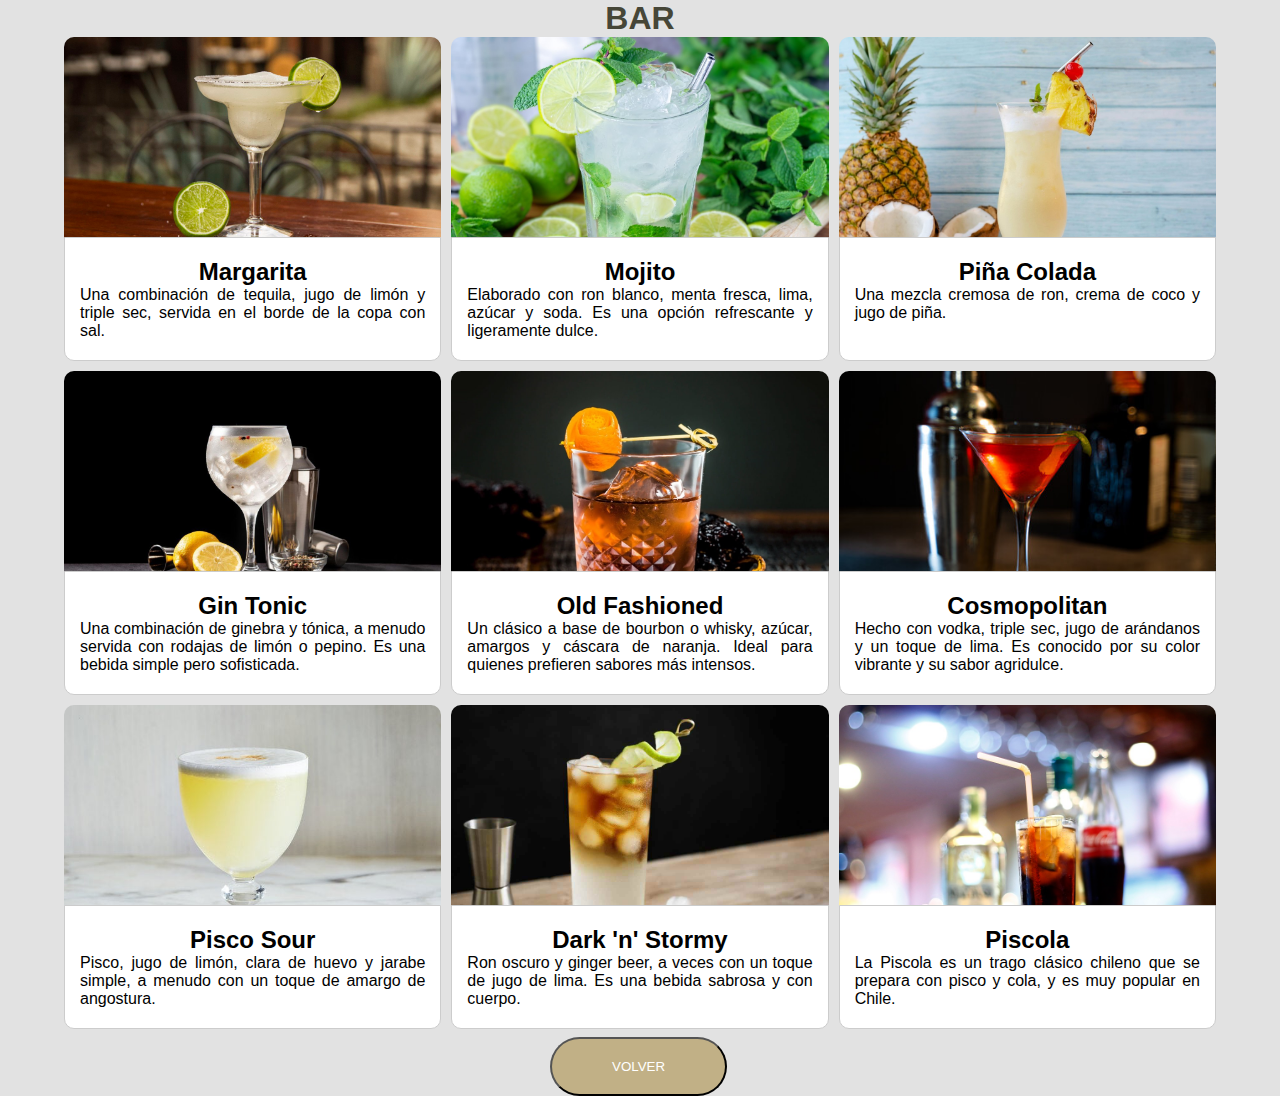
<file: hotel2/bar.html>
<!DOCTYPE html>
<html lang="en">
<head>
    <title>hotel buena ventura</title>
    <meta charset="UTF-8">
    <meta http-equiv="X-UA-Compatible" content="IE=edge">
    <meta name="viewport" content="width=device-width, initial-scale=1.0">
    <link rel="stylesheet" href="css/chefs.css">
    
</head>
<body>
    <h1>BAR</h1>
    <div class="contenedor">
        <div class="card">
            <div class="card-header">
                <img src="images/margarita.jpg" alt="chef1">
            </div>
            <div class="card-body">
                <h2 class="card-title">Margarita</h2>
                <p class="card-description">
                    Una combinación de tequila, jugo de limón y triple sec, servida en el borde de la copa con sal. 
                </p>
                
            </div>
        </div>
       
        
        <div class="card">
            <div class="card-header">
                <img src="images/mojito.jpg" alt="ravioli">
            </div>
            <div class="card-body">
                <h2 class="card-title">Mojito</h2>
                <p class="card-description">
                    Elaborado con ron blanco, menta fresca, lima, azúcar y soda. Es una opción refrescante y ligeramente dulce.
                </p>
                
            </div>
        </div>
            
        <div class="card">
            <div class="card-header">
                <img src="images/pina-colada.jpg" alt="Lasaña">
            </div>
            <div class="card-body">
                <h2 class="card-title">Piña Colada</h2>
                <p class="card-description">
                    Una mezcla cremosa de ron, crema de coco y jugo de piña.
                </p>
                
            </div>
        </div>
        
        <div class="card">
            <div class="card-header">
                <img src="images/gin-tonicjpg.jpg" alt="risotto">
            </div>
            <div class="card-body">
                <h2 class="card-title">Gin Tonic</h2>
                <p class="card-description">
                    Una combinación de ginebra y tónica, a menudo servida con rodajas de limón o pepino. Es una bebida simple pero sofisticada.
                </p>
                
            </div>
        </div>
        
        <div class="card">
            <div class="card-header">
                <img src="images/old.jpg" alt="spageti">
            </div>
            <div class="card-body">
                <h2 class="card-title">Old Fashioned</h2>
                <p class="card-description">
                    Un clásico a base de bourbon o whisky, azúcar, amargos y cáscara de naranja. Ideal para quienes prefieren sabores más intensos.
                </p>
                
            </div>
        </div>
        
        <div class="card">
            <div class="card-header">
                <img src="images/cosmo.jpeg" alt="Tiramisú">
            </div>
            <div class="card-body">
                <h2 class="card-title">Cosmopolitan</h2>
                <p class="card-description">
                    Hecho con vodka, triple sec, jugo de arándanos y un toque de lima. Es conocido por su color vibrante y su sabor agridulce.
                </p>
               
            </div>
        </div>
        <div class="card">
            <div class="card-header">
                <img src="images/pisco.jpg" alt="spageti">
            </div>
            <div class="card-body">
                <h2 class="card-title">Pisco Sour</h2>
                <p class="card-description">
                    Pisco, jugo de limón, clara de huevo y jarabe simple, a menudo con un toque de amargo de angostura.
                </p>
                
            </div>
        </div>


        <div class="card">
            <div class="card-header">
                <img src="images/Dark 'n' Stormy.jpg" alt="spageti">
            </div>
            <div class="card-body">
                <h2 class="card-title">Dark 'n' Stormy</h2>
                <p class="card-description">
                    Ron oscuro y ginger beer, a veces con un toque de jugo de lima. Es una bebida sabrosa y con cuerpo.
                </p>
                
            </div>
        </div>

        <div class="card">
            <div class="card-header">
                <img src="images/piscola.jpg" alt="spageti">
            </div>
            <div class="card-body">
                <h2 class="card-title">Piscola</h2>
                <p class="card-description">
                    La Piscola es un trago clásico chileno que se prepara con pisco y cola, y es muy popular en Chile. 
                </p>
                
            </div>
        </div>


    </div>


    
    
    
    
    

    <div class="button">
        <a href="index.html">
            <button>VOLVER</button>
          </a>
    </div>


</body>
</html>
</file>
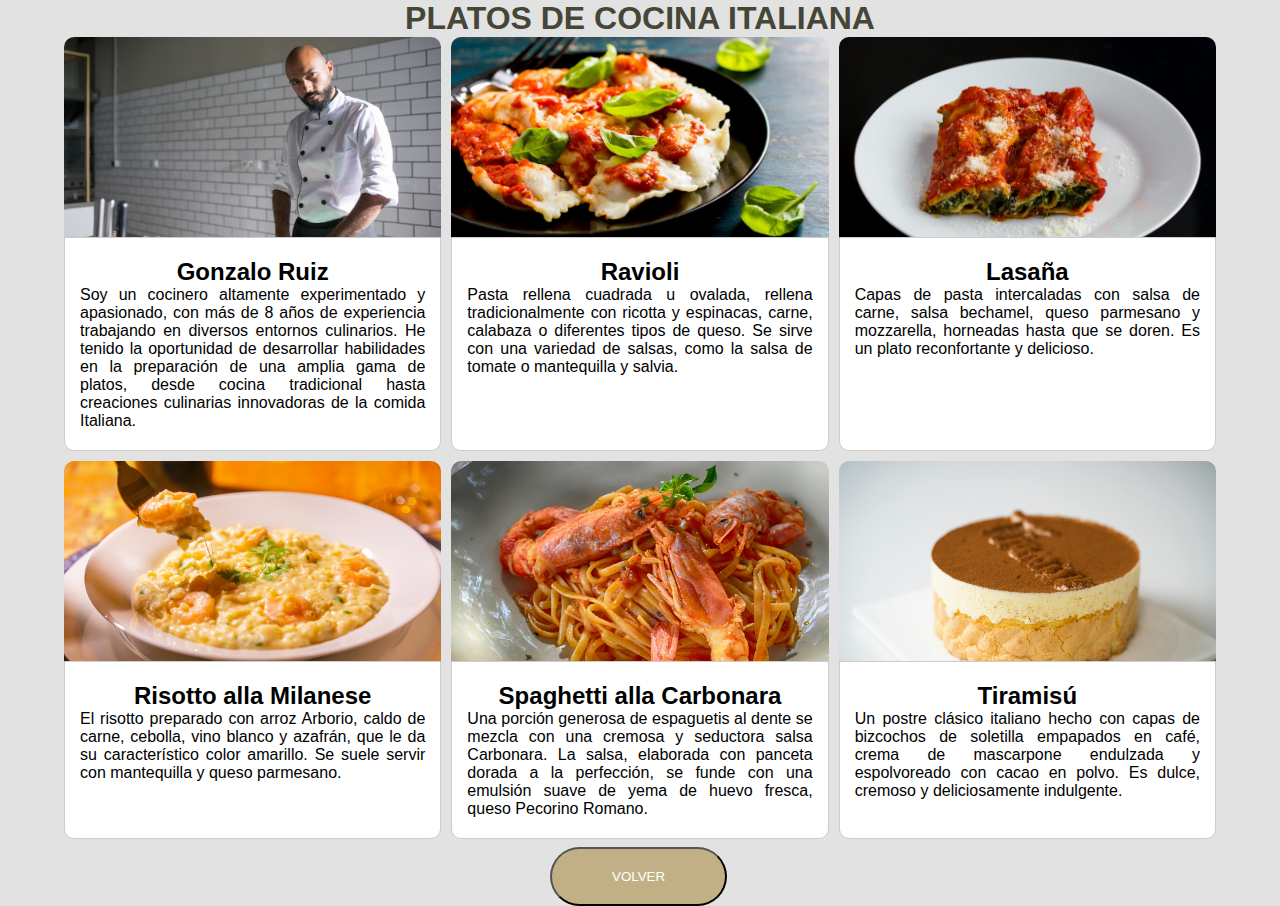
<file: hotel2/chef1.html>
<!DOCTYPE html>
<html lang="en">
<head>
    <title>hotel buena ventura</title>
    <meta charset="UTF-8">
    <meta http-equiv="X-UA-Compatible" content="IE=edge">
    <meta name="viewport" content="width=device-width, initial-scale=1.0">
    <link rel="stylesheet" href="css/chefs.css">
    
</head>
<body>
    <h1>Platos de cocina italiana</h1>
    <div class="contenedor">
        <div class="card">
            <div class="card-header">
                <img src="images/chef1.jpg" alt="chef1">
            </div>
            <div class="card-body">
                <h2 class="card-title">Gonzalo Ruiz</h2>
                <p class="card-description">
                Soy un cocinero altamente experimentado y apasionado, con más de 8 años de experiencia trabajando en diversos entornos culinarios. He tenido la oportunidad de desarrollar habilidades en la preparación de una amplia gama de platos, desde cocina tradicional hasta creaciones culinarias innovadoras de la comida Italiana.
                </p>
                
            </div>
        </div>
       
        
        <div class="card">
            <div class="card-header">
                <img src="images/ravioli.jpg" alt="ravioli">
            </div>
            <div class="card-body">
                <h2 class="card-title">Ravioli</h2>
                <p class="card-description">
                    Pasta rellena cuadrada u ovalada, rellena tradicionalmente con ricotta y espinacas, carne, calabaza o diferentes tipos de queso. Se sirve con una variedad de salsas, como la salsa de tomate o mantequilla y salvia.
                </p>
                
            </div>
        </div>
            
        <div class="card">
            <div class="card-header">
                <img src="images/Lasaña.jpg" alt="Lasaña">
            </div>
            <div class="card-body">
                <h2 class="card-title">Lasaña</h2>
                <p class="card-description">
                    Capas de pasta intercaladas con salsa de carne, salsa bechamel, queso parmesano y mozzarella, horneadas hasta que se doren. Es un plato reconfortante y delicioso.
                </p>
                
            </div>
        </div>
        
        <div class="card">
            <div class="card-header">
                <img src="images/risoto.jpg" alt="risotto">
            </div>
            <div class="card-body">
                <h2 class="card-title">Risotto alla Milanese</h2>
                <p class="card-description">
                    El risotto preparado con arroz Arborio, caldo de carne, cebolla, vino blanco y azafrán, que le da su característico color amarillo. Se suele servir con mantequilla y queso parmesano.
                </p>
                
            </div>
        </div>
        
        <div class="card">
            <div class="card-header">
                <img src="images/spageti.jpg" alt="spageti">
            </div>
            <div class="card-body">
                <h2 class="card-title">Spaghetti alla Carbonara</h2>
                <p class="card-description">
                    Una porción generosa de espaguetis al dente se mezcla con una cremosa y seductora salsa Carbonara. La salsa, elaborada con panceta dorada a la perfección, se funde con una emulsión suave de yema de huevo fresca, queso Pecorino Romano.
                </p>
                
            </div>
        </div>
        
        <div class="card">
            <div class="card-header">
                <img src="images/tiramisu.jpg" alt="Tiramisú">
            </div>
            <div class="card-body">
                <h2 class="card-title">Tiramisú</h2>
                <p class="card-description">
                    Un postre clásico italiano hecho con capas de bizcochos de soletilla empapados en café, crema de mascarpone endulzada y espolvoreado con cacao en polvo. Es dulce, cremoso y deliciosamente indulgente.
                </p>
               
            </div>
        </div>
    </div>


    <div class="button">
        <a href="index.html">
            <button>VOLVER</button>
          </a>
</body>
</html>
</file>
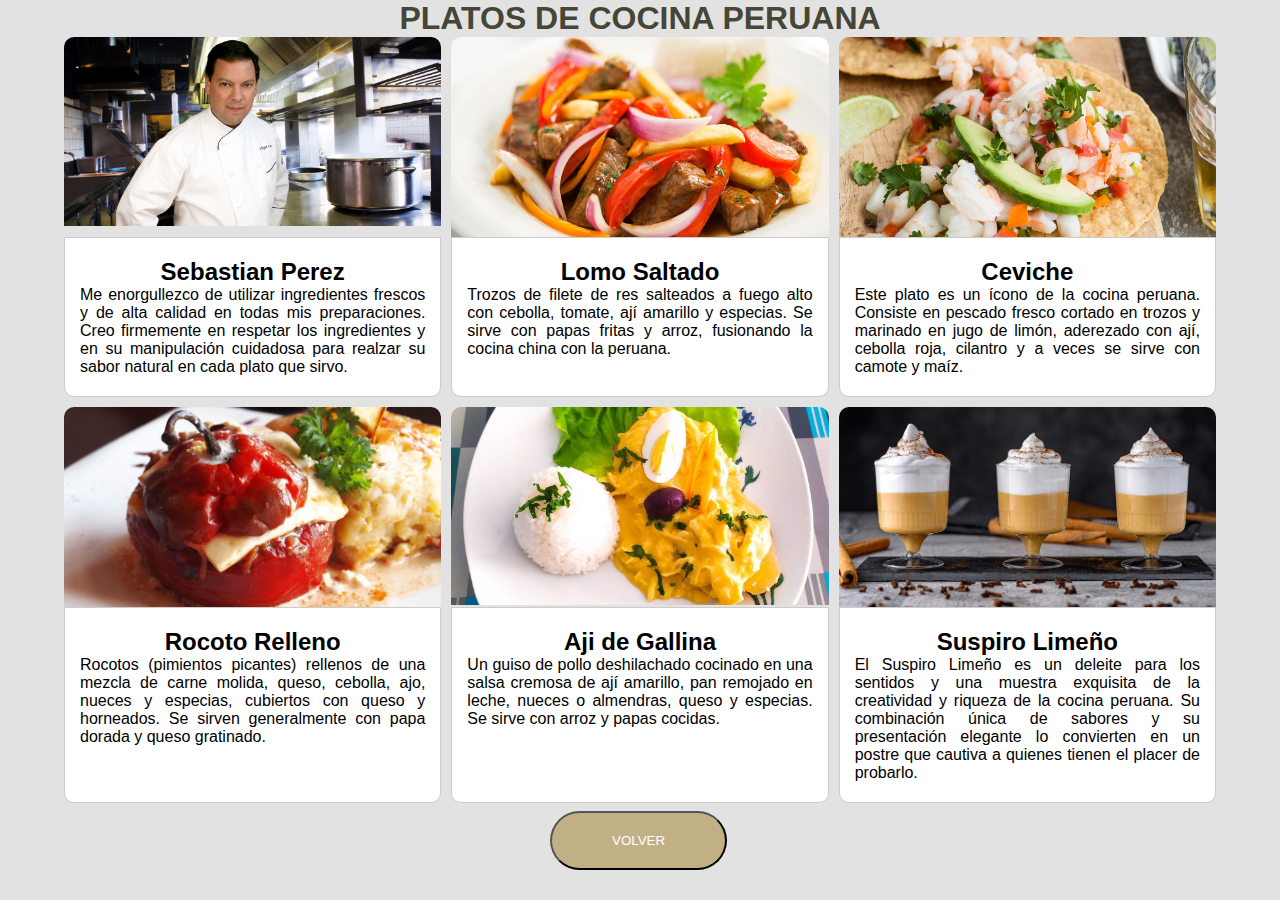
<file: hotel2/chef2.html>
<!DOCTYPE html>
<html lang="en">
<head>
    <title>hotel buena ventura</title>
    <meta charset="UTF-8">
    <meta http-equiv="X-UA-Compatible" content="IE=edge">
    <meta name="viewport" content="width=device-width, initial-scale=1.0">
    <link rel="stylesheet" href="css/chefs.css">
    
</head>
<body>
    <h1>Platos de cocina Peruana</h1>
    <div class="contenedor">
        <div class="card">
            <div class="card-header">
                <img src="images/Edgar-Lealjpg.jpg" alt="chef1">
            </div>
            <div class="card-body">
                <h2 class="card-title">Sebastian Perez</h2>
                <p class="card-description">
                    Me enorgullezco de utilizar ingredientes frescos y de alta calidad en todas mis preparaciones. Creo firmemente en respetar los ingredientes y en su manipulación cuidadosa para realzar su sabor natural en cada plato que sirvo.
                </p>
                
            </div>
        </div>
       
        
        <div class="card">
            <div class="card-header">
                <img src="images/lomo.jpg" alt="ravioli">
            </div>
            <div class="card-body">
                <h2 class="card-title">Lomo Saltado</h2>
                <p class="card-description">
                    Trozos de filete de res salteados a fuego alto con cebolla, tomate, ají amarillo y especias. Se sirve con papas fritas y arroz, fusionando la cocina china con la peruana.
                </p>
                
            </div>
        </div>
            
        <div class="card">
            <div class="card-header">
                <img src="images/ceviche.jpg" alt="ceviche">
            </div>
            <div class="card-body">
                <h2 class="card-title">Ceviche</h2>
                <p class="card-description">
                    Este plato es un ícono de la cocina peruana. Consiste en pescado fresco cortado en trozos y marinado en jugo de limón, aderezado con ají, cebolla roja, cilantro y a veces se sirve con camote y maíz.
                </p>
                
            </div>
        </div>
        
        <div class="card">
            <div class="card-header">
                <img src="images/Rocoto_relleno.jpg" alt="risotto">
            </div>
            <div class="card-body">
                <h2 class="card-title">Rocoto Relleno</h2>
                <p class="card-description">
                    Rocotos (pimientos picantes) rellenos de una mezcla de carne molida, queso, cebolla, ajo, nueces y especias, cubiertos con queso y horneados. Se sirven generalmente con papa dorada y queso gratinado.
                </p>
                
            </div>
        </div>
        
        <div class="card">
            <div class="card-header">
                <img src="images/aji.jpg" alt="spageti">
            </div>
            <div class="card-body">
                <h2 class="card-title">Aji de Gallina</h2>
                <p class="card-description">
                    Un guiso de pollo deshilachado cocinado en una salsa cremosa de ají amarillo, pan remojado en leche, nueces o almendras, queso y especias. Se sirve con arroz y papas cocidas.
                </p>
                
            </div>
        </div>
        
        <div class="card">
            <div class="card-header">
                <img src="images/suspiro-limeno.jpg" alt="Tiramisú">
            </div>
            <div class="card-body">
                <h2 class="card-title">Suspiro Limeño</h2>
                <p class="card-description">
                    El Suspiro Limeño es un deleite para los sentidos y una muestra exquisita de la creatividad y riqueza de la cocina peruana. Su combinación única de sabores y su presentación elegante lo convierten en un postre que cautiva a quienes tienen el placer de probarlo.

                </p>
               
            </div>
        </div>
    </div>


    <div class="button">
        <a href="index.html">
            <button>VOLVER</button>
          </a>
</body>
</html>
</file>
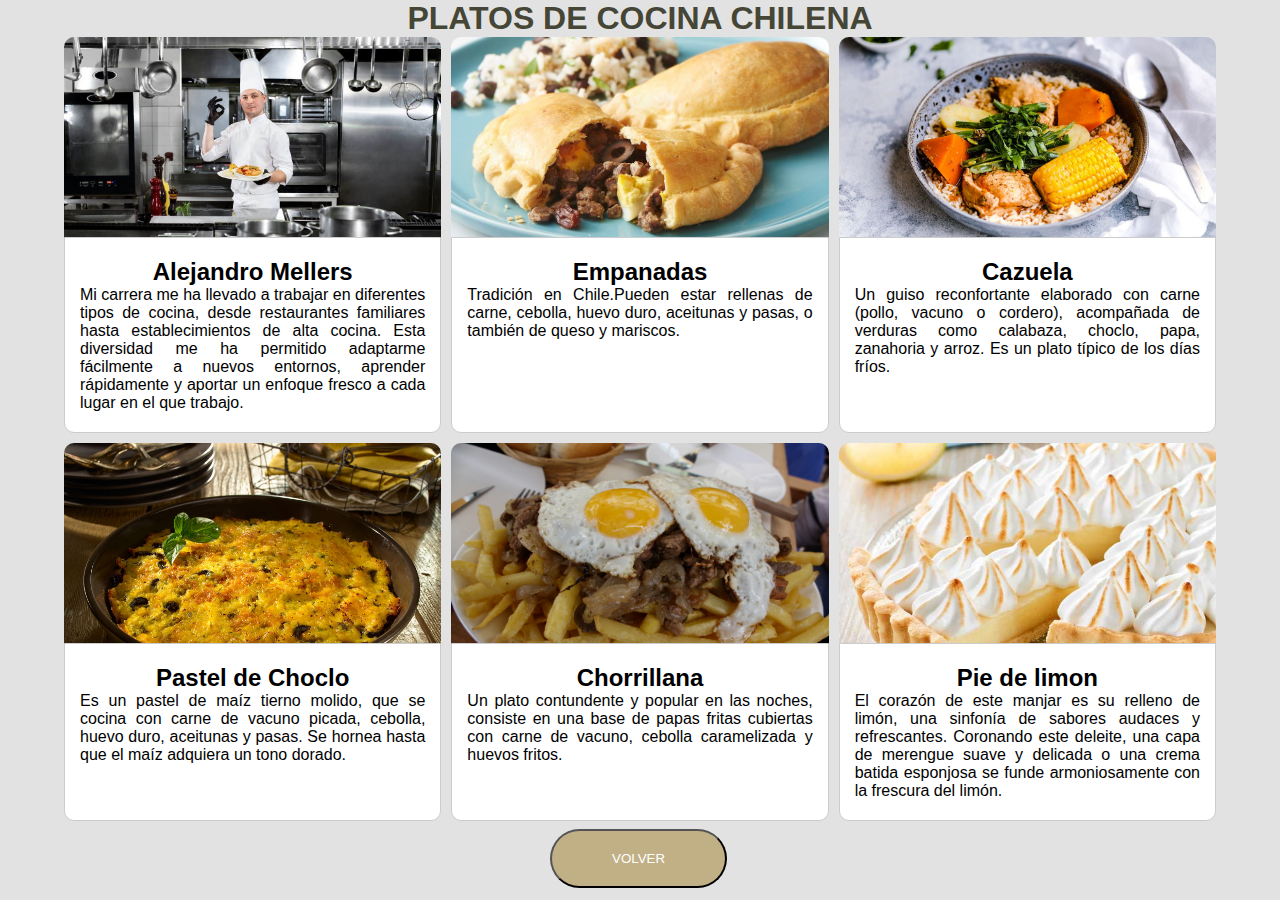
<file: hotel2/chef3.html>
<!DOCTYPE html>
<html lang="en">
<head>
    <title>hotel buena ventura</title>
    <meta charset="UTF-8">
    <meta http-equiv="X-UA-Compatible" content="IE=edge">
    <meta name="viewport" content="width=device-width, initial-scale=1.0">
    <link rel="stylesheet" href="css/chefs.css">
    
</head>
<body>
    <h1>Platos de cocina Chilena</h1>
    <div class="contenedor">
        <div class="card">
            <div class="card-header">
                <img src="images/Que.jpg" alt="chef1">
            </div>
            <div class="card-body">
                <h2 class="card-title">Alejandro Mellers</h2>
                <p class="card-description">
                    Mi carrera me ha llevado a trabajar en diferentes tipos de cocina, desde restaurantes familiares hasta establecimientos de alta cocina. Esta diversidad me ha permitido adaptarme fácilmente a nuevos entornos, aprender rápidamente y aportar un enfoque fresco a cada lugar en el que trabajo.
                </p>
                
            </div>
        </div>
       
        
        <div class="card">
            <div class="card-header">
                <img src="images/empanada.jpeg" alt="ravioli">
            </div>
            <div class="card-body">
                <h2 class="card-title">Empanadas</h2>
                <p class="card-description">
                    Tradición en Chile.Pueden estar rellenas de carne, cebolla, huevo duro, aceitunas y pasas, o también de queso y mariscos.
                </p>
                
            </div>
        </div>
            
        <div class="card">
            <div class="card-header">
                <img src="images/Cazuela.jpg" alt="Lasaña">
            </div>
            <div class="card-body">
                <h2 class="card-title">Cazuela</h2>
                <p class="card-description">
                    Un guiso reconfortante elaborado con carne (pollo, vacuno o cordero), acompañada de verduras como calabaza, choclo, papa, zanahoria y arroz. Es un plato típico de los días fríos.
                </p>
                
            </div>
        </div>
        
        <div class="card">
            <div class="card-header">
                <img src="images/paste.jpg" alt="risotto">
            </div>
            <div class="card-body">
                <h2 class="card-title">Pastel de Choclo</h2>
                <p class="card-description">
                    Es un pastel de maíz tierno molido, que se cocina con carne de vacuno picada, cebolla, huevo duro, aceitunas y pasas. Se hornea hasta que el maíz adquiera un tono dorado.
                </p>
                
            </div>
        </div>
        
        <div class="card">
            <div class="card-header">
                <img src="images/chorillana.jpg" alt="spageti">
            </div>
            <div class="card-body">
                <h2 class="card-title">Chorrillana</h2>
                <p class="card-description">
                    Un plato contundente y popular en las noches, consiste en una base de papas fritas cubiertas con carne de vacuno, cebolla caramelizada y huevos fritos.
                </p>
                
            </div>
        </div>
        
        <div class="card">
            <div class="card-header">
                <img src="images/pie-de-limon.jpg" alt="Tiramisú">
            </div>
            <div class="card-body">
                <h2 class="card-title">Pie de limon</h2>
                <p class="card-description">
                    El corazón de este manjar es su relleno de limón, una sinfonía de sabores audaces y refrescantes. Coronando este deleite, una capa de merengue suave y delicada o una crema batida esponjosa se funde armoniosamente con la frescura del limón.
                </p>
               
            </div>
        </div>
    </div>


    <div class="button">
        <a href="index.html">
            <button>VOLVER</button>
          </a>
</body>
</html>
</file>
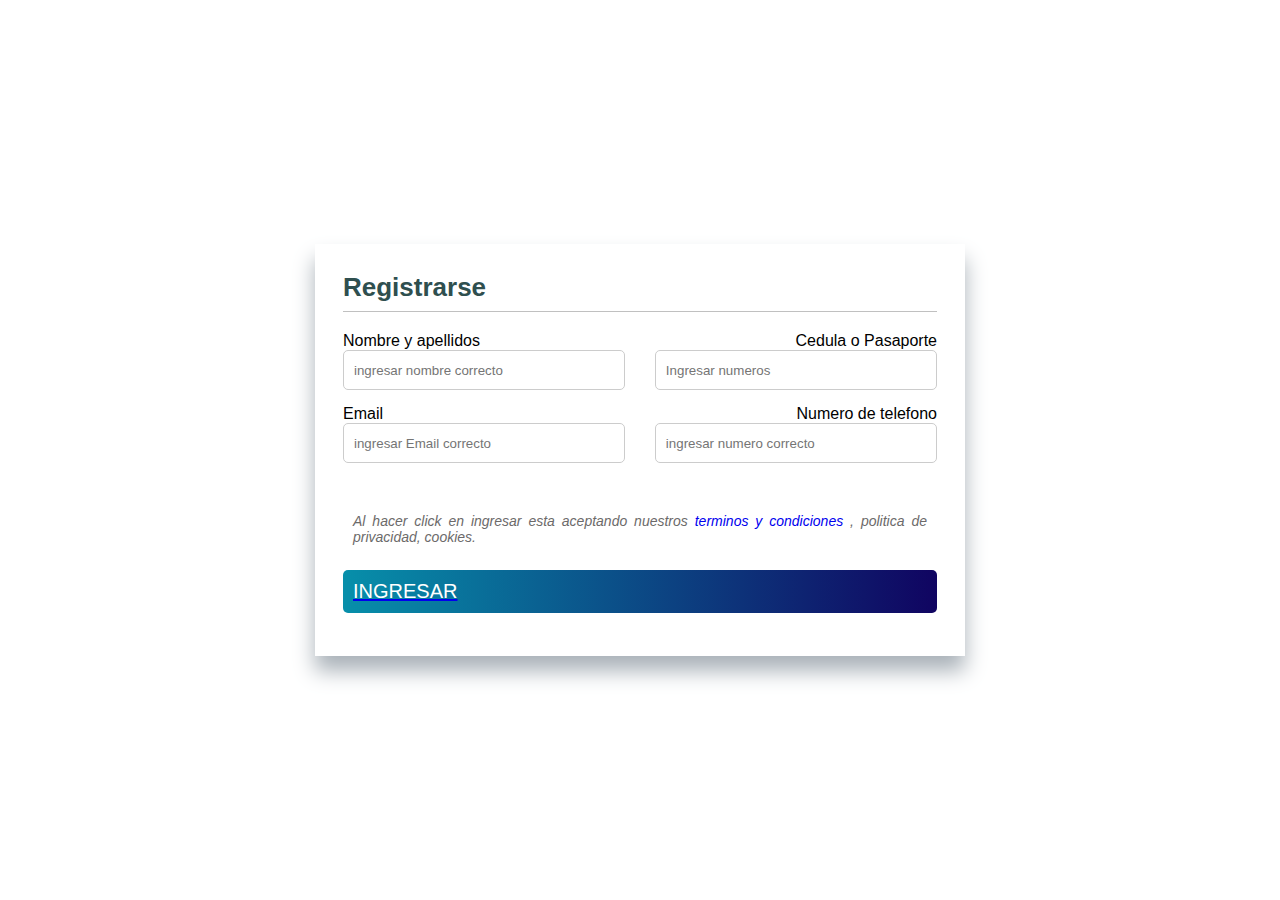
<file: hotel2/form.html>
<!DOCTYPE html>
<html lang="en" dir="ltr">

<head>
    <title>hotel buena ventura</title>
    <meta name="viewport" content="width=device-width, initial-scale=1">
    
    <link rel="stylesheet" href="https://pro.fontawesome.com/releases/v5.10.0/css/all.css" integrity="sha384-AYmEC3Yw5cVb3ZcuHtOA93w35dYTsvhLPVnYs9eStHfGJvOvKxVfELGroGkvsg+p" crossorigin="anonymous" />
    <link rel="stylesheet" href="css/form.css">

    <link rel="stylesheet" href="https://cdnjs.cloudflare.com/ajax/libs/OwlCarousel2/2.3.4/assets/owl.carousel.css" integrity="sha512-UTNP5BXLIptsaj5WdKFrkFov94lDx+eBvbKyoe1YAfjeRPC+gT5kyZ10kOHCfNZqEui1sxmqvodNUx3KbuYI/A==" crossorigin="anonymous"
    referrerpolicy="no-referrer" />
  <link rel="stylesheet" href="https://cdnjs.cloudflare.com/ajax/libs/OwlCarousel2/2.3.4/assets/owl.theme.default.min.css" integrity="sha512-sMXtMNL1zRzolHYKEujM2AqCLUR9F2C4/05cdbxjjLSRvMQIciEPCQZo++nk7go3BtSuK9kfa/s+a4f4i5pLkw=="
    crossorigin="anonymous" referrerpolicy="no-referrer" />
  <script src="https://code.jquery.com/jquery-1.12.4.min.js" integrity="sha256-ZosEbRLbNQzLpnKIkEdrPv7lOy9C27hHQ+Xp8a4MxAQ=" crossorigin="anonymous"></script>



</head>


<body>
    

    <section class="form" id="form">

        <div class="container">
            <form action="process.php" method="post">
                <h2>Registrarse</h2>
                <div class="content">
                    <div class="input-box">
                        <label for="name">Nombre y apellidos</label>
                        <input type="text" placeholder="ingresar nombre correcto" id="name" name="name" required>
                    </div>
                    <div class="input-box">
                        <label for="rut">Cedula o Pasaporte</label>
                        <input type="text" placeholder="Ingresar numeros" id="rut" name="rut" required>
                    </div>
                    <div class="input-box">
                        <label for="email">Email</label>
                        <input type="text" placeholder="ingresar Email correcto " id="email" name="email" required>
                    </div>
                    <div class="input-box">
                        <label for="phone">Numero de telefono</label>
                        <input type="number" placeholder="ingresar numero correcto" id="phone" name="phone" required>
                    </div>
                </div>

                <div class="alert">
                    <p>Al hacer click en ingresar esta aceptando nuestros <a href="terms.html">terminos y condiciones</a> , politica de privacidad, cookies.</p>
                </div>
                <div class="button-container">
                    <a href="payment.html">
                    <button type="submit">INGRESAR</button>
                </div>
            </form>

        </div>

    </section>
</body>



</html>
</file>
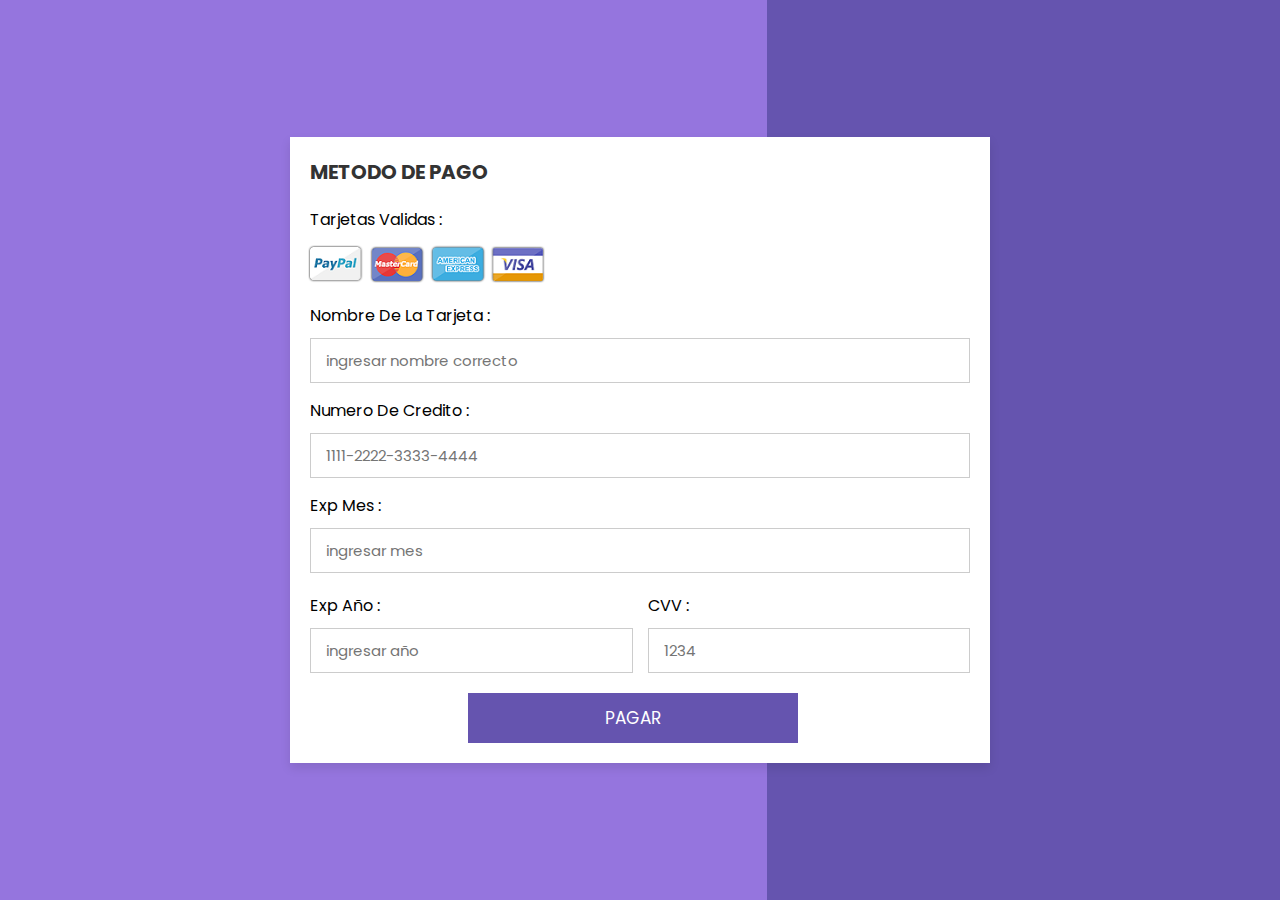
<file: hotel2/payment.html>
<!DOCTYPE html>
<html lang="en">
<head>
    <meta charset="UTF-8">
    <meta http-equiv="X-UA-Compatible" content="IE=edge">
    <meta name="viewport" content="width=device-width, initial-scale=1.0">
    
    
    <link rel="stylesheet" href="css/payment.css">
    <link rel="stylesheet" href="https://cdnjs.cloudflare.com/ajax/libs/font-awesome/6.2.0/css/all.min.css"/>

</head>
<body>

<div class="container">

    <form action="process2.php" method="post">

        <div class="row">


            <div class="col">

                <h3 class="title">Metodo de pago</h3>

                <div class="inputBox">
                    <span>Tarjetas validas :</span>
                    <img src="images/card_img.png" alt="">
                </div>
                <div class="inputBox">
                    <span>Nombre de la tarjeta :</span>
                    <input type="text" placeholder="ingresar nombre correcto"  id="namet" name="namet" required>
                </div>
                <div class="inputBox">
                    <span>Numero de credito :</span>
                    <input type="number" placeholder="1111-2222-3333-4444" id="numbercredit" name="numbercredit" required>
                </div>
                <div class="inputBox">
                    <span>exp mes :</span>
                    <input type="number" placeholder="ingresar mes" id="month" name="month" required>
                </div>

                <div class="flex">
                    <div class="inputBox">
                        <span>exp año :</span>
                        <input type="number" placeholder="ingresar año" id="year" name="year" required>
                    </div>
                    <div class="inputBox">
                        <span>CVV :</span>
                        <input type="text" placeholder="1234" id="cvv" name="cvv" required>
                    </div>
                </div>

            </div>
    
        </div>
       
            <input type="submit" value="PAGAR" class="submit-btn">
           
           
    </form>


</div>

        

   
</body>
</html>
</file>
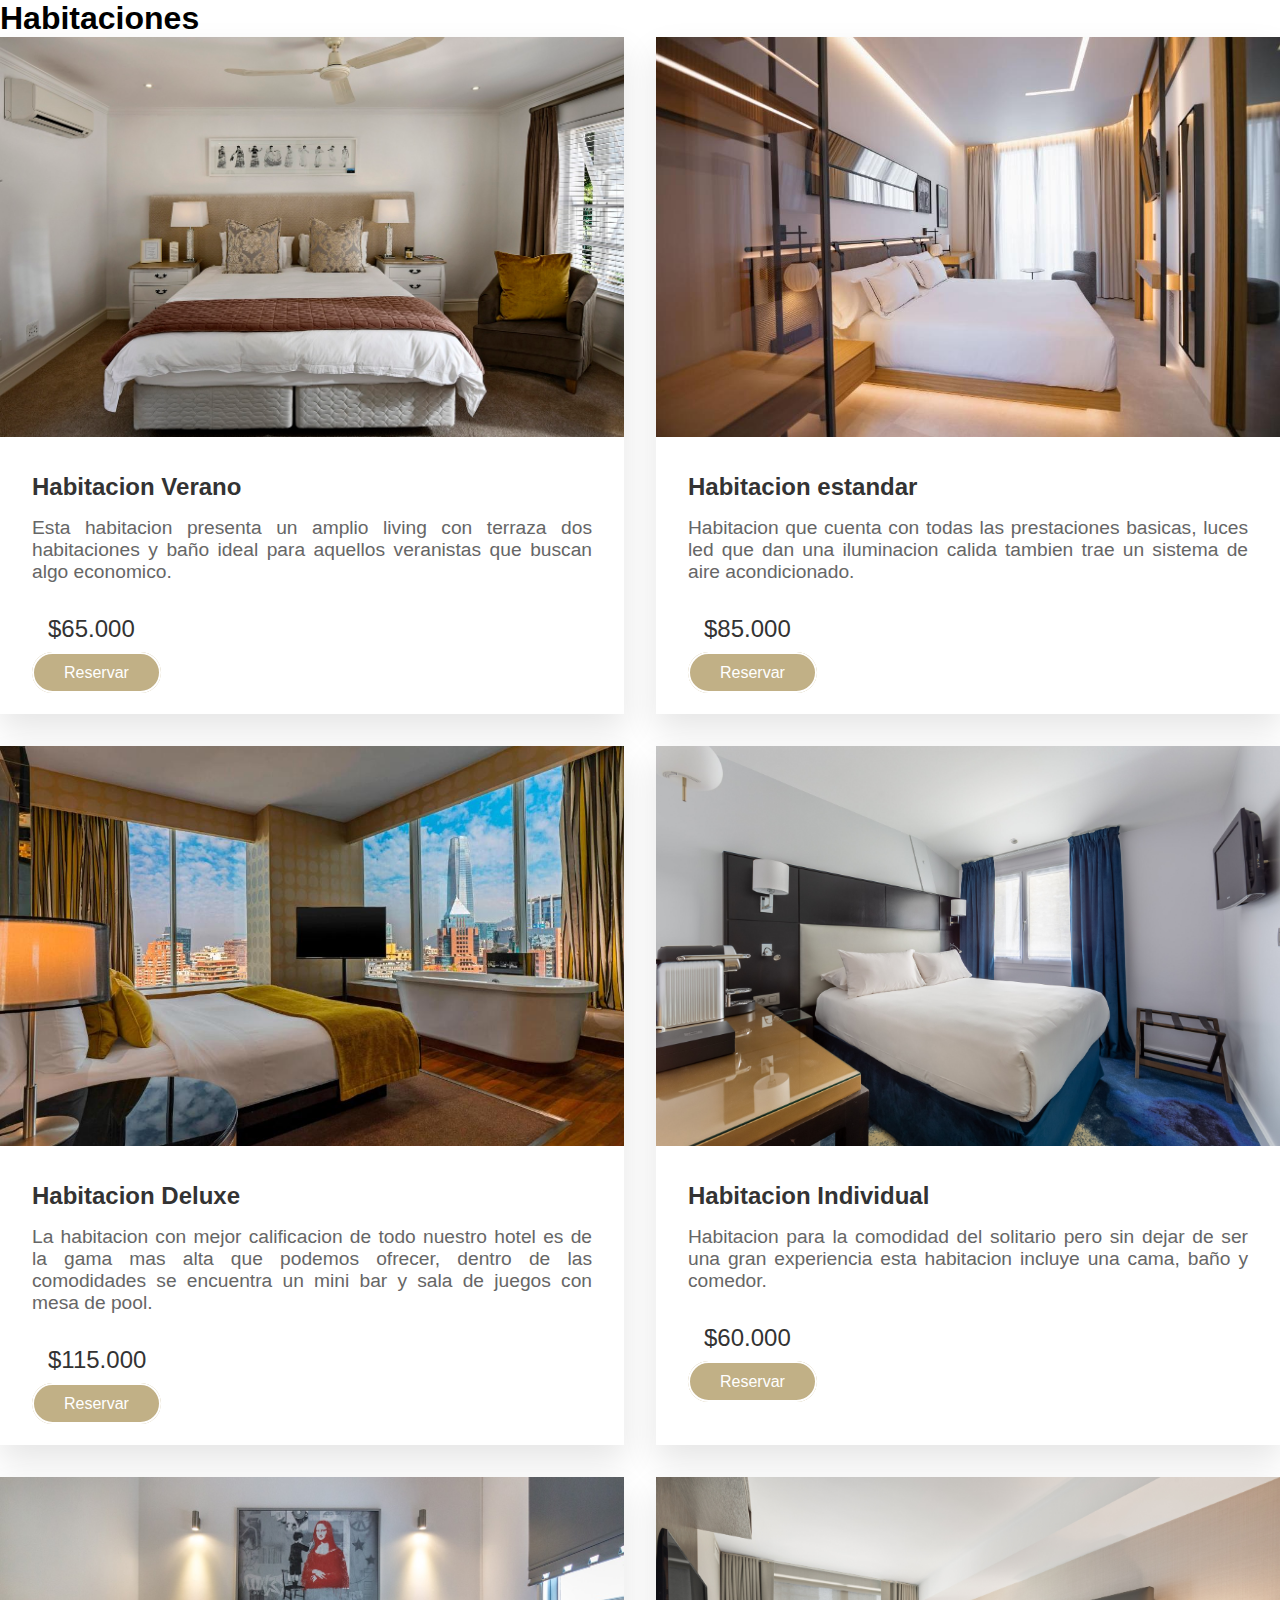
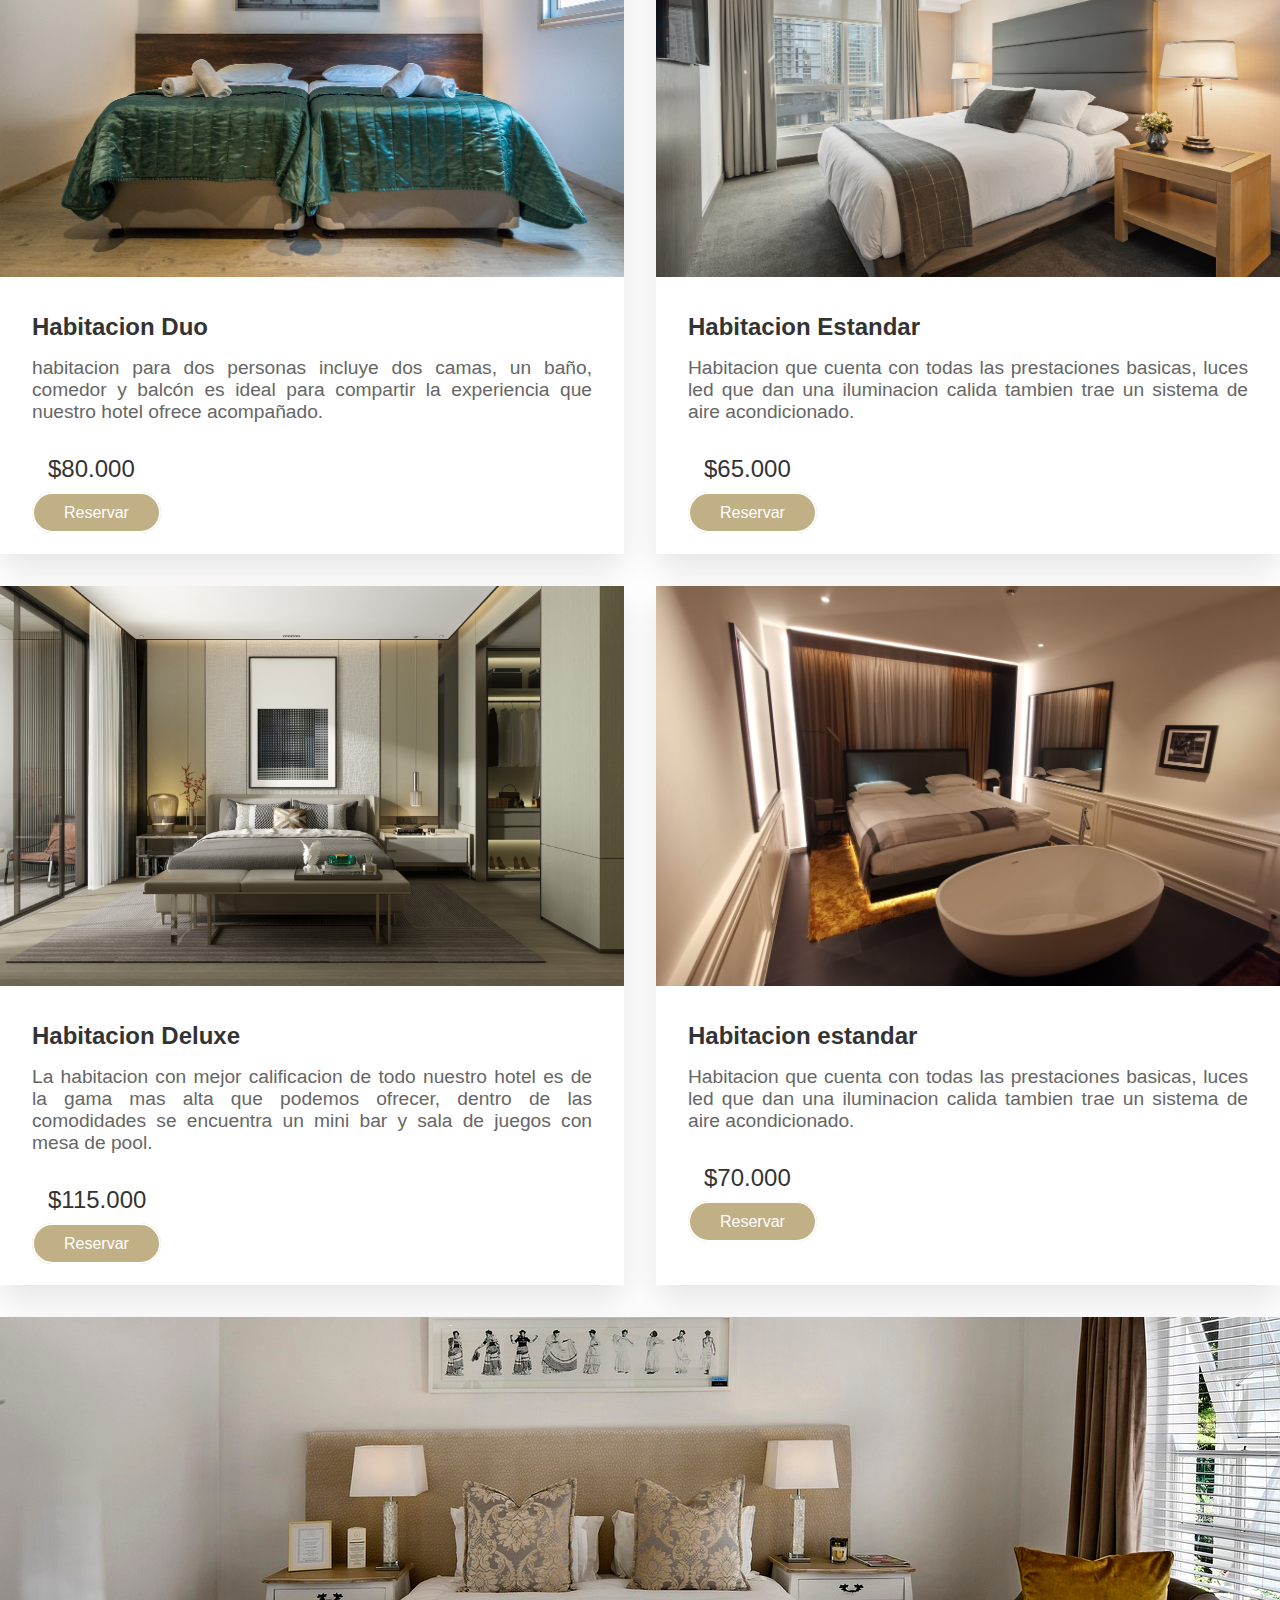
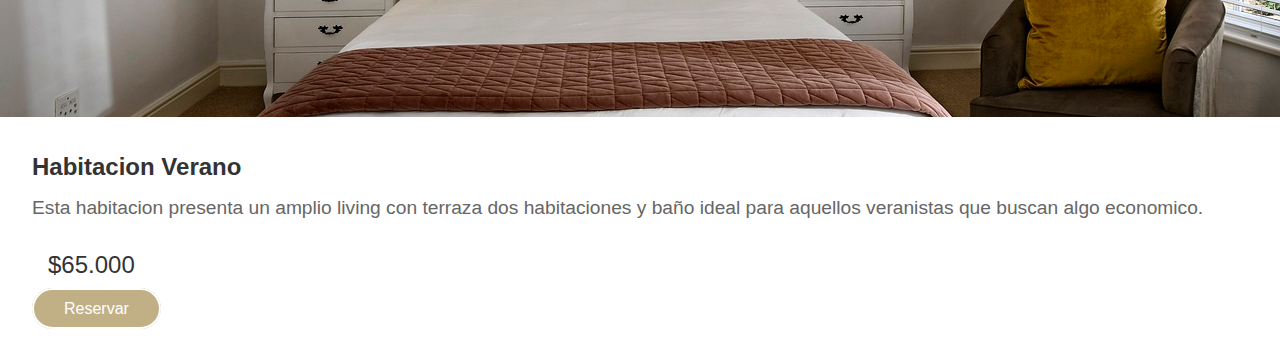
<file: hotel2/rooms.html>
<!DOCTYPE html>
<html lang="en" dir="ltr">

    <head>
        <title>hotel buena ventura</title>
        <meta name="viewport" content="width=device-width, initial-scale=1">
        <link rel="stylesheet" href="css/gallary.css">
        <link rel="stylesheet" href="css/lightbox.css">
        <link rel="stylesheet" href="style.css">
    </head>

<body>


    <section class="rooms" id="rooms">
        <h1>Habitaciones</h1>
<div class="box-container">
    <div class="box">
        <img src="images/IMAGEZ1.jpg" alt="">
        <div class="content">
            <h3>Habitacion Verano</h3>
            <p>Esta habitacion presenta un amplio living con terraza dos habitaciones y baño ideal para aquellos veranistas que buscan algo economico.</p>
            <div class="price">$65.000</div>
            <a href="form.html" class="btn1">Reservar</a>
        </div>
    </div>

    <div class="box">
        <img src="images/image3.jpg" alt="">
        <div class="content">
            <h3>Habitacion estandar</h3>
            <p>Habitacion que cuenta con todas las prestaciones basicas, luces led que dan una iluminacion calida tambien trae un sistema de aire acondicionado. </p>
            <div class="price">$85.000</div>
            <a href="form.html" class="btn1">Reservar</a>
        </div>
    </div>
    <div class="box">
        <img src="images/image2.jpg" alt="">
        <div class="content">
            <h3>Habitacion Deluxe</h3>
            <p>La habitacion con mejor calificacion de todo nuestro hotel es de la gama mas alta que podemos ofrecer, dentro de las comodidades se encuentra un mini bar y sala de juegos con mesa de pool.</p>
            <div class="price">$115.000</div>
            <a href="form.html" class="btn1">Reservar</a>
        </div>
    </div>

    <div class="box">
        <img src="images/imgenho2.jpg" alt="">
        <div class="content">
            <h3>Habitacion Individual</h3>
            <p>Habitacion para la comodidad del solitario pero sin dejar de ser una gran experiencia esta habitacion incluye una cama, baño y comedor.</p>
            <div class="price">$60.000</div>
            <a href="form.html" class="btn1">Reservar</a>
        </div>
    </div>

    <div class="box">
        <img src="images/imagenho1.jpg" alt="">
        <div class="content">
            <h3>Habitacion Duo</h3>
            <p> habitacion para dos personas incluye dos camas, un baño, comedor y balcón es ideal para compartir la experiencia que nuestro hotel ofrece acompañado.</p>
            <div class="price">$80.000</div>
            <a href="form.html" class="btn1">Reservar</a>
        </div>
    </div>

    <div class="box">
        <img src="images/imagenho3.jpg" alt="">
        <div class="content">
            <h3>Habitacion Estandar</h3>
            <p>Habitacion que cuenta con todas las prestaciones basicas, luces led que dan una iluminacion calida tambien trae un sistema de aire acondicionado. </p>
            <div class="price">$65.000</div>
            <a href="form.html" class="btn1">Reservar</a>
        </div>
    </div>

    <div class="box">
        <img src="images/imagenho4.jpg" alt="">
        <div class="content">
            <h3>Habitacion Deluxe</h3>
            <p>La habitacion con mejor calificacion de todo nuestro hotel es de la gama mas alta que podemos ofrecer, dentro de las comodidades se encuentra un mini bar y sala de juegos con mesa de pool.</p>
            <div class="price">$115.000</div>
            <a href="form.html" class="btn1">Reservar</a>
        </div>
    </div>

    <div class="box">
        <img src="images/imagenho5.jpg" alt="">
        <div class="content">
            <h3>Habitacion estandar</h3>
            <p>Habitacion que cuenta con todas las prestaciones basicas, luces led que dan una iluminacion calida tambien trae un sistema de aire acondicionado. </p>
            <div class="price">$70.000</div>
            <a href="form.html" class="btn1">Reservar</a>
        </div>
    </div>

    <div class="box">
        <img src="images/IMAGEZ1.jpg" alt="">
        <div class="content">
            <h3>Habitacion Verano</h3>
            <p>Esta habitacion presenta un amplio living con terraza dos habitaciones y baño ideal para aquellos veranistas que buscan algo economico.</p>
            <div class="price">$65.000</div>
            <a href="form.html" class="btn1">Reservar</a>
        </div>
    </div>

    
    </div>
</div>   

 </section>
</body>

</html>
</file>
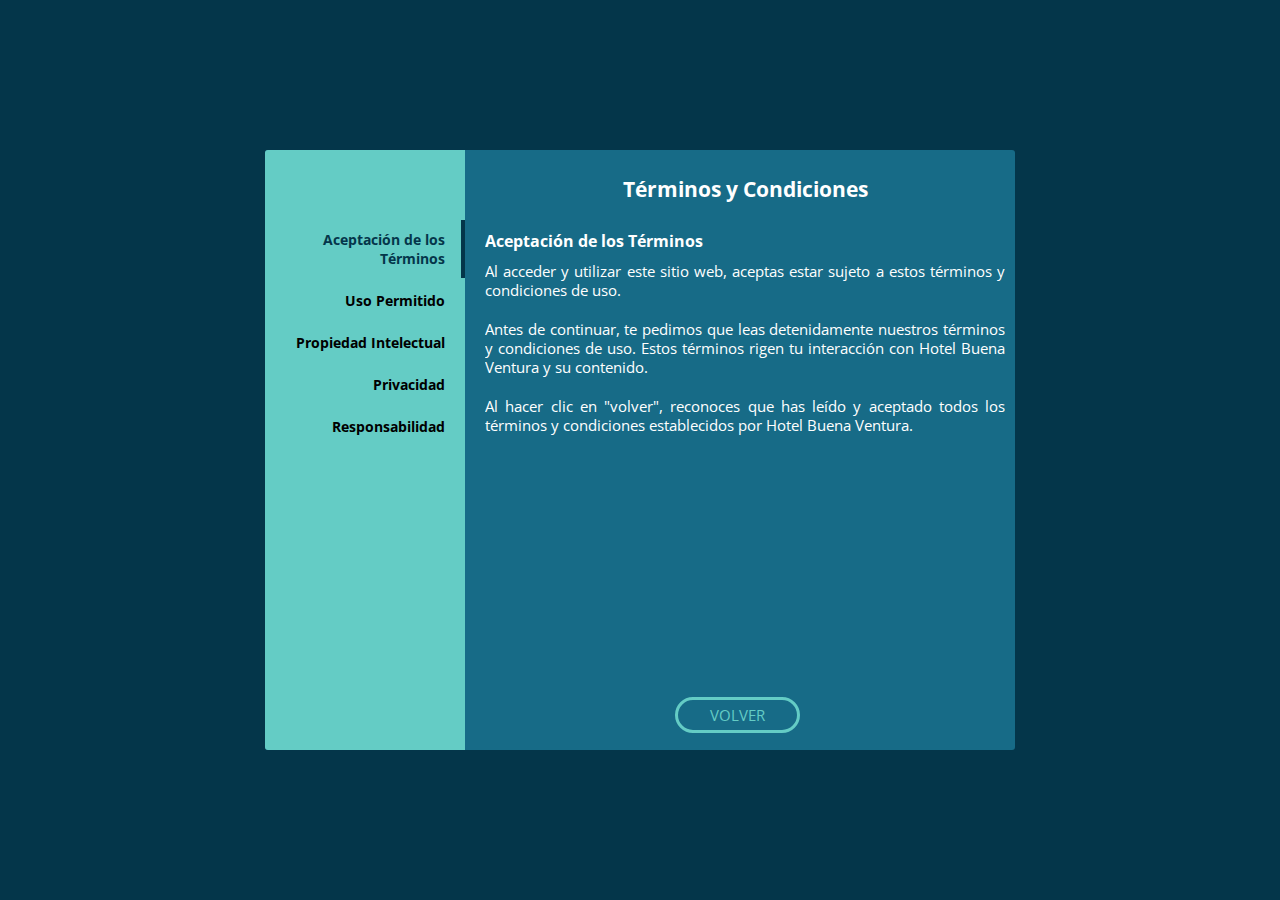
<file: hotel2/terms.html>
<!DOCTYPE html>
<html>
<head>
  <title>Terms and Condition Section Tabs In HTML CSS and Javascript</title>
  <link rel="stylesheet" type="text/css" href="css/terms.css">
</head>
<body>

<div class="wrapper flex_align_justify">
   <div class="tc_wrap">
       <div class="tabs_list">
         <ul>
           <li data-tc="tab_item_1" class="active">Aceptación de los Términos</li>
           <li data-tc="tab_item_2">Uso Permitido</li>
           <li data-tc="tab_item_3">Propiedad Intelectual</li>
           <li data-tc="tab_item_4">Privacidad</li>
           <li data-tc="tab_item_5">Responsabilidad</li>
         </ul>
       </div>
       <div class="tabs_content">
          <div class="tab_head">
            <h2>Términos y Condiciones </h2>
          </div>
          <div class="tab_body">
            <div class="tab_item tab_item_1">
                <h3>Aceptación de los Términos</h3>
                <p>Al acceder y utilizar este sitio web, aceptas estar sujeto a estos términos y condiciones de uso.</p>
                <p>Antes de continuar, te pedimos que leas detenidamente nuestros términos y condiciones de uso. Estos términos rigen tu interacción con Hotel Buena Ventura  y su contenido. </p>
                <p> Al hacer clic en "volver", reconoces que has leído y aceptado todos los términos y condiciones establecidos por Hotel Buena Ventura.</p>
            </div>
            <div class="tab_item tab_item_2" style="display: none;">
                <h3>Uso Permitido</h3>
              <p>Este sitio web está destinado para uso personal y no comercial. Los usuarios no pueden utilizar este sitio para fines ilegales o prohibidos por la ley.</p>
              <p>Queda estrictamente prohibido utilizar este sitio web para actividades ilegales o que infrinjan los derechos de terceros. No se permite la modificación, reproducción, distribución o explotación comercial de ningún contenido o recurso de este sitio sin autorización expresa.</p>
            </div>
            <div class="tab_item tab_item_3"  style="display: none;">
                <h3>Propiedad Intelectual</h3>
                <p>Todos los contenidos, marcas registradas, diseños y demás propiedad intelectual en este sitio son propiedad exclusiva de Hotel Buena Ventura o sus licenciantes.</p>
                <p>Al subir o compartir contenido en el sitio, los usuarios conceden a Hotel Buena Ventura una licencia no exclusiva para utilizar, reproducir, modificar, adaptar y mostrar ese contenido en relación con los servicios ofrecidos por el sitio.</p>
            </div>
            <div class="tab_item tab_item_4"  style="display: none;">
                <h3>Privacidad</h3>
              <p> El uso de este sitio web está sujeto a nuestra política de privacidad, que describe cómo se recopilan, usan y protegen tus datos personales.</p>
              <p> Al utilizar este sitio web, podemos recopilar cierta información personal identificable, incluyendo pero no limitado a nombre, dirección de correo electrónico, información de contacto y preferencias.</p>
              <p>  La información recopilada se utiliza para brindar y mejorar nuestros servicios, así como para personalizar la experiencia del usuario y comunicarnos con los usuarios sobre actualizaciones, ofertas,  promociones.</p>
            </div>
            <div class="tab_item tab_item_5"  style="display: none;">
                <h3>Responsabilidad</h3>
              <p> Hotel Buena Ventura no se hace responsable de cualquier daño directo, indirecto, incidental, o consecuente derivado del uso o la imposibilidad de uso de este sitio.</p>
              <p>Nos esforzamos por mantener la disponibilidad continua y el acceso al sitio web, pero no garantizamos que el sitio esté libre de interrupciones, errores o que sea totalmente seguro.</p>
              <p>Nos reservamos el derecho de modificar, suspender o interrumpir cualquier aspecto del sitio web en cualquier momento sin previo aviso.</p>
            </div>
          </div>
          <div class="tab_foot flex_align_justify">
            
            <a href="form.html">
            <button class="decline">VOLVER</button>
            </a>
           
            
            
       </div>
   </div>
</div>

<script type="text/javascript" src="scripts.js"></script>

</body>
</html>
</file>
<file: hotel2/css/chefs.css>
:root{
    --light: #E2E2E2;
    --primary: rgb(9, 9, 71);
    --secondary: rgb(70, 70, 55);
}
*, *::after, *::before {
    padding: 0;
    margin: 0;
    text-align: justify;
}
body{
    background-color: var(--light);
    font-family:'Segoe UI', Tahoma, Geneva, Verdana, sans-serif; 
}
img{
    width: 100%;
    display: block;
}
h1 {
    color: var(--secondary);
    text-align: center;
    text-transform: uppercase;
    
}
.contenedor{
    width: 90%;
    max-width: 1200px;
    margin: 0 auto;
    
}
.card-header{
    height: 200px;
    width: 100%;
    object-position: 50% 50%;
    object-fit: cover;
}
.card-title{
    text-align: center;
    margin: 0;
}
.card-description{
    flex-grow: 1;
    
}
.card-header img{
    border-radius: 10px 10px 0 0;
}
.card-body{
    border-radius: 0 0 10px 10px;
    background-color: #fff;
    padding: 20px 15px;
    text-align: justify;
    border: 1px solid #ccc;
   
}




.button button{
  padding: 20px 60px;
  display: inline-block;
  align-items: center;
  cursor: pointer;
  background: #C1B086;
  color: white;
 
  margin: 50px 0 20px 50px;
  
  
  position: absolute;
  left: 50%;
  margin-top: 8px;
  margin-left: -90px;
  border-radius: 60px;
    
    }


@media(min-width: 480px){
    .contenedor{
        display: grid;
        grid-template-columns: repeat(3, 1fr);
        gap:  10px;
    }
    .card{
        display: flex;
        flex-direction: column;
    }
    .card-body{
        flex-grow: 1;
        display: flex;
        flex-direction: column;
    }
}
</file>
<file: hotel2/css/form.css>
*{
    margin: 0;
    padding: 0;
    box-sizing: border-box;
    font-family: sans-serif;
    text-align: justify;
}


body{

    display: flex;
    align-items: center;
    justify-content: center;
    height: 100vh;
}


.container{
    max-width: 650px;
    padding: 28px;
    margin: 0 28px;
    box-shadow: 0 15px 20px #aab2b9;
}

h2{
    font-size:26px ;
    font-weight: 600;
    text-align: left;
    padding-bottom: 8px;
    border-bottom: 1px solid silver;
    color: #2f4f4f;
}


.content{
    display: flex;
    flex-wrap: wrap;
    justify-content: space-between;
    padding: 20px 0;
}

.input-box{
    display: flex;
    flex-wrap: wrap;
    width: 50%;
    padding-bottom: 15px;
}



.input-box:nth-child(2n){
    justify-content: end;
}


.input-box input{
    height: 40px;
    width: 95% ;
    padding: 0 10px ;
    border-radius: 5px;
    border: 1px solid #ccc;
    outline: none;

}


.input-box input:is(:focus, :valid){
    box-shadow: 0 3px 6px rgba(0, 0, 0, 0);
}


.alert p{
    font-size: 14px;
    font-style: italic;
    color: rgb(108, 106, 106);
    margin: 5px 0;
    padding: 10px;
}
 

.alert a{
    text-decoration: none;


}

.alert a:hover{
    text-decoration: underline;
}

.button-container{
    margin: 15px 0;
}


.button-container button{
    width: 100%;
    margin-top: 10px;
    padding: 10px;
    display: block;
    font-size: 20px;
    color: #fff;
    border: none;
    border-radius: 5px;
    background-image: linear-gradient(to right,#078faa,#100461);
}

.button-container button:hover{
    background-image: linear-gradient(to right,#100461, #078faa);
    cursor: pointer;
}



@media(max-width:600px){


    .container{
        min-width: 280px;
    }
    .content{
        max-height: 380px;
        overflow: auto;
    }


    .input-box{
        margin-bottom: 12px;
        width: 100%;
    }

    .input-box:nth-child(2n){
        justify-content: space-between;
    }
}
</file>
<file: hotel2/css/payment.css>
@import url('https://fonts.googleapis.com/css2?family=Poppins:wght@100;300;400;500;600&display=swap');

*{
  font-family: 'Poppins', sans-serif;
  margin:0; padding:0;
  box-sizing: border-box;
  outline: none; border:none;
  text-transform: capitalize;
  transition: all .2s linear;
}

.container{
  display: flex;
  justify-content: center;
  align-items: center;
  padding:25px;
  min-height: 100vh;
  background: linear-gradient(90deg, #9575DE 59.9%, #6554AF 40.1%);
}

.container form{
  padding:20px;
  width:700px;
  background: #fff;
  box-shadow: 0 5px 10px rgba(0,0,0,.1);
}

.container form .row{
  display: flex;
  flex-wrap: wrap;
  gap:15px;
}

.container form .row .col{
  flex:1 1 250px;
}

.container form .row .col .title{
  font-size: 20px;
  color:#333;
  padding-bottom: 5px;
  text-transform: uppercase;
}

.container form .row .col .inputBox{
  margin:15px 0;
}

.container form .row .col .inputBox span{
  margin-bottom: 10px;
  display: block;
}

.container form .row .col .inputBox input{
  width: 100%;
  border:1px solid #ccc;
  padding:10px 15px;
  font-size: 15px;
  text-transform: none;
}

.container form .row .col .inputBox input:focus{
  border:1px solid #000;
}

.container form .row .col .flex{
  display: flex;
  gap:15px;
}

.container form .row .col .flex .inputBox{
  margin-top: 5px;
}

.container form .row .col .inputBox img{
  height: 34px;
  margin-top: 5px;
  filter: drop-shadow(0 0 1px #000);
}

.container form .submit-btn{
  width: 50%;
 margin-left: 24%;
  padding:12px;
  font-size: 17px;
  background: #6554AF;
  color:#fff;
  margin-top: 5px;
  cursor: pointer;
}

.container form .submit-btn:hover{
  background: #9575DE;
}
</file>
<file: hotel2/css/gallary.css>
*{
    margin: 0;
    padding: 0;
    box-sizing: 0;
    font-family:  'poppins ',sans-serif;
    
   
}



.container{

    width: 100%;
    min-height: 100vh;
    display: flex;
    align-items:center;
    justify-content:center;
    padding: 50px 1%;
    margin-right: 10px;
    
}

.gallary{
    display: grid;
    grid-template-columns: repeat(auto-fit,minmax(400px, 1fr));
    grid-gap: 30px;
   
    
    
}

.gallary img{
    width: 100%;
    object-fit: cover;
    aspect-ratio: 1.5;
  
    
}


.button button{
    padding: 20px 40px;
  display: inline-block;
  cursor: pointer;
  background: #C1B086;
  color: white;
 
  margin: 50px 0 20px 50px;
  
  border-radius: 50px;
    
    }
</file>
<file: hotel2/style.css>
@import url('https://fonts.googleapis.com/css2?family=Roboto+Slab:wght@200;300;400;500;600;700;800;900&display=swap');

* {
  padding: 0;
  margin: 0;
  box-sizing: border-box;
  text-align: justify;
}


html,
body {
  font-family: 'Roboto Slab', serif;
  scroll-behavior: smooth;
}

li {
  list-style: none;
}

a {
  text-decoration: none;
}

.container {
  max-width: 80%;
  margin: auto;
}

.head_container {
  max-width: 90%;
  margin: auto;
}




/*--------------header--------*/
header {
    height: 8vh;
    background: none;
  }
  
  .logo img {
    width: 120px;
  }
  
  header nav {
    display: flex;
    justify-content: space-between;
    align-items: center;
    padding-top: 20px;
  }
  
  .hambuger {
    display: none;
  }
  
  .bar {
    display: block;
    width: 25px;
    height: 3px;
    margin: 5px auto;
    transition: all 0.3s ease-in-out;
    background-color: #fff;
  }
  
  header ul {
    display: flex;
    justify-content: space-between;
    align-items: center;
  }
  
  header ul li {
    margin-left: 3rem;
  }
  
  header ul li a {
    font-size: 1.2rem;
    font-weight: 400;
    color: white;
    transition: 0.5s;
  }
  
  header ul li a:hover {
    color: lightblue;
  }
  
  @media only screen and (max-width: 768px) {
    header ul {
      display: block;
      position: fixed;
      left: -100%;
      top: 5rem;
      flex-direction: column;
      background-color: #fff;
      width: 100%;
      border-radius: 10px;
      text-align: center;
      transition: 0.5s;
      box-shadow: 0 10px 27px rgba(0, 0, 0, 0.05);
      z-index: 20;
    }
  
    header ul.active {
      left: 0%;
    }
  
    header ul li {
      margin: 2.5rem 0;
    }
  
    header ul li a {
      color: black;
    }
  
    .hambuger {
      display: block;
      cursor: pointer;
    }
  
    .hambuger.active .bar:nth-child(2) {
      opacity: 0;
    }
  
    .hambuger.active .bar:nth-child(1) {
      transform: translateY(8px) rotate(45deg);
    }
  
    .hambuger.active .bar:nth-child(3) {
      transform: translateY(-8px) rotate(-45deg);
    }
  }


  /*--------------header--------*/




/*--------------home--------*/


  .Home .image img {
    position: absolute;
    top: 0;
    left: 0;
    z-index: -1;
    width: 100%;
    height: 100%;
  }
  
  .Home .text {
    max-width: 50%;
    color: white;
    margin: 20% 0 0 10%;
  }
  
  .Home h1 {
    font-size: 80px;
    font-weight: 400;
  }
  
  .Home p {
    font-weight: 400;
    line-height: 25px;
    font-family: sans-serif;
    font-size: 18px;
    margin: 50px 0 0 50px;
  }
  
  button {
    padding: 20px 40px;
    background: none;
    outline: none;
    border: 2px solid white;
    border-radius: 50px;
    color: white;
    margin-top: 20px;
  }
  
  .Home button {
    margin-left: 50px;
  }
  
  .Home .image-item {
    position: absolute;
    top: 20%;
    right: 20%;
    display: flex;
    flex-direction: column;
    cursor: pointer;
  }
  
  .Home .image-item img {
    width: 140px;
    height: 94px;
    margin: 10px;
    transition: 0.5s;
  }
  
  .Home .image-item img.active {
    border: 2px solid white;
  }
  
  .Home .box .text {
    position: relative;
  }
  
  .Home .box .text::after {
    position: absolute;
    
    font-size: 500px;
    top: -120%;
    font-weight: bold;
    opacity: 0.1;
  }

  /*--------------home--------*/

/*--------------book--------*/
.flex {
  display: flex;
}

.grid {
  display: grid;
  grid-template-columns: repeat(4, 1fr);
  grid-gap: 30px;
}

.book {
  margin-top: 5%;
  width: 100%;
  height: 20vh;
  color: white;
}

.book .input {
  background: #344eb7;
  padding: 20px 20px 40px 20px;
}

.book .search {
  background: #173e5a;
  padding: 20px;
}

input {
  width: 100%;
  padding: 15px;
  border: 2px solid rgba(255, 255, 255, 0.1);
  outline: none;
  background: #263760;
  margin-top: 20px;
  color: white;
}

::placeholder {
  color: white;
}

.book .search {
  width: 20%;
}

.book .search input {
  background: none;
  border: none;
  font-weight: bold;
  font-size: 20px;
  margin-top: 40px;
}

/*--------------book--------*/

/*--------------about--------*/
.top {
  margin-top: 10%;
}

.mtop {
  margin-top: 5%;
}

.left, .right {
  width: 50%;
}

.about {
  margin-bottom: 50px;
}

.about .img {
  position: relative;
}

.about .image1 {
  width: 310px;
  height: 450px;
}

.about .image2 {
  width: 325px;
  height: 220px;
  position: absolute;
  bottom: 5px;
  z-index: 2;
  right: 30%;
}

.heading {
  position: relative;
}

.heading::after {
  position: absolute;
  top: 0;
  left: 0;
  content: '';
  width: 100px;
  height: 4px;
  background: #C1B086;
}

.heading h5 {
  font-weight: 400;
  letter-spacing: 2px;
  padding-top: 20px;
  color: #5f5f5f;
}

.heading h2 {
  font-size: 30px;
  font-weight: 400;
  margin: 20px 0 40px 0;
  color: #222222;
}

.heading p {
  margin-bottom: 20px;
  line-height: 25px;
  color: #5f5f5f;
  margin: 0 0 20px 50px;
}

.heading .btn1 {
  margin: 50px 0 20px 50px;
}

.btn1 {
  background: #C1B086;
  color: white;
}
/*--------------about--------*/

/*--------------wrapper--------*/
.wrapper {
  background-image: url("images/image3.jpg");
  background-repeat: no-repeat;
  background-size: cover;
  width: 100%;
  height: 480px;
  position:relative;
  margin: 5%;
  
}

.wrapper .text {
  background: #3f9cc1;
  padding: 50px;
  width: 40%;
  height: 600px;
  position: absolute;
  top: -13%;
  right: 10%;
  padding-top: 10%;
  color: white;
}

.wrapper .content {
  display: grid;
  grid-template-columns: repeat(2, 1fr);
  grid-row-gap: 30px;
}

.wrapper h2 {
  font-weight: 400;
}

.wrapper p {
  margin: 20px 0 50px 0;
  line-height: 30px;
}

.wrapper i {
  margin: 5px 20px 0 0;
}

/*--------------wrapper--------*/


/*--------------room--------*/
.flex1 {
  display: flex;
  justify-content: space-between;
}

.room .grid {
  grid-template-columns: repeat(3, 1fr);
}

.room img {
  width: 100%;
  height: 100%;
}

.room .box {
  box-shadow: 0 13px 43px 0 rgb(37 46 89/10%);
}

.room .text {
  padding: 20px;
}

.room h3 {
  font-weight: 400;
  margin-bottom: 10px;
}

.room p span {
  font-size: 12px;
  color: grey;
}

.room p {
  font-size: 20px;
}


/*--------------room--------*/







/*--------------wrapper2--------*/



.wrapper2 {
  background-image: url("images/image3.jpg");
}

.wrapper2 .text {
  left: 10%;
}

.wrapper2 h5,
.wrapper2 h2 {
  color: white;
}

.wrapper2 img {
  width: 50px;
  height: 50px;
  border-radius: 50%;
  margin-right: 20px;
}

.wrapper2 .para h5 {
  font-size: 13px;
  font-weight: 300;
  margin-top: 5px;
}

.wrapper2 .para {
  margin-left: 10%;
}


/*--------------wrapper2--------*/



/*-----------restaurant-----------*/





.restaurant img {
  width: 100%;
  height: 100%;
}

.restaurant .right {
  padding: 50px 50px 50px 100px;
}

.restaurant h2 {
  margin-bottom: 20px;
  font-weight: 400;
}

.restaurant .text p {
  margin-bottom: 50px;
  line-height: 25px;
}

.accordionItem {
  margin-top: 30px;
}

.accordionItem p {
  font-size: 15px;
  opacity: 0.8;
  font-family: sans-serif;
  line-height: 20px;
}

.accordionIheading {
  cursor: pointer;
  width: 100%;
  border-radius: 3px;
  font-weight: 400;
  font-size: 17px;
  color: #C1B086;
  margin-bottom: 20px;
}

.close .accordionItemcontent {
  height: 0px;
  transition: height 1s ease-out;
  transform: scaleY(0);
  float: left;
  display: block;
  background-color: #fff;
}

.open .accordionItemcontent {
  padding: 30px;
  background-color: #fff;
  width: 100%;
  margin: 0 0 10px 0;
  display: block;
  transform: scaleY(1);
  transform-origin: top;
  transition: transform 0.4s ease;
  box-sizing: border-box;
  box-shadow: 0 13px 43px 0 rgb(37 46 89 / 10%);
}


/*--------------restaurant--------*/









/*--------------gallary--------*/
.gallary img {
  width: 270px;
  height: 350px;
}

.owl-carousel .owl-next,
.owl-carousel .owl-prev {
  height: 50px;
  position: absolute;
  width: 50px;
  cursor: pointer;
  top: 35%;
  background: white !important;
  transition: 0.5s;
}

.owl-carousel .owl-prev {
  left: 33px;
}

.owl-carousel .owl-next {
  right: 33px;
}

.owl-carousel .owl-next:hover,
.owl-carousel .owl-prev:hover {
  background: #C1B086 !important;
}

/*--------------gallary--------*/


/*--------------map--------*/

.map iframe {
  width: 110%;
  
}



/*--------------map--------*/


/*--------------footer--------*/



footer h3 {
  align-items: center;
 
}

footer li {
  margin-bottom: 15px;
  transition: 0.5s;
}

footer li:hover {
  color: #C1B086;
  cursor: pointer;
}


/*--------------footer--------*/



/*--------------rooms--------*/



.rooms .box-container{
 display: flex;
 flex-wrap: wrap;
 gap: 2rem;
}

.rooms .box-container .box{

  flex: 1 1 30rem;
  overflow: hidden;
  box-shadow: 0 1rem 2rem rgb(0,0 ,0,.1);

}
.btn1  {
  padding: 10px 30px;
  background: none;
  outline: none;
  border: 2px solid white;
  border-radius: 50px;
  background: #C1B086;
  color: white;
  margin-top: 5px;
 
}



.rooms .box-container .box img{
  height: 25rem;
  width: 100%;
  object-fit: cover;
}


.rooms .box-container .box .content{
  padding: 2rem;
}

.rooms .box-container .box .content h3{
 font-size: 1.5rem;
 color: #333;
}


.rooms .box-container .box .content p{
  font-size: 1.2rem;
  color: #666;
  padding: 1rem 0;
 }


 .rooms .box-container .box .content .price{

  font-size: 1.5rem;
  color: #333;
  padding: 1rem;
  margin-bottom: 5px;
 }



/*-----------rooms-----------*/






@media only screen and (max-width:768px) {
  .home .box .text {
    max-width: 100%;
  }

  .home .box .text::after,
  .home .image_item {
    display: none;
  }

  .restaurant .container,
  .about .container,
  .book .container {
    flex-direction: column;
  }

  .grid {
    grid-template-columns: repeat(2, 1fr);
  }

  .book {
    margin-top: 10%;
    height: auto;
  }

  .book .search {
    width: 100%;
  }

  .book .search input {
    margin-top: 0;
  }

  .left, .right {
    width: 100%;
  }

  .wrapper .text {
    width: 80%;
  }

  .room {
    margin-bottom: 100px;
  }

  .room .grid {
    grid-template-columns: repeat(1, 1fr);
  }

  .restaurant .right {
    padding: 0;
    margin-top: 50px;
  }

  footer .payment {
    grid-template-columns: repeat(4, 1fr);
  }
}

@media only screen and (max-width:768px) {
  .grid {
    grid-template-columns: repeat(1, 1fr);
  }

  .home .text {
    margin: 10% 0 0 0;
  }

  .home h1 {
    font-size: 40px;
  }

  .about p,
  .home p {
    margin: 50px 0 0 0;
  }

  .wrapper .text {
    padding: 10px;
    height: 600px;
  }

  .heading_top {
    margin-top: 100px;
  }

  .heading_top button {
    display: none;
  }

  .restaurant .flex {
    flex-direction: column-reverse;
  }
}
</file>
<file: hotel2/css/terms.css>
@import url("https://fonts.googleapis.com/css2?family=Open+Sans:wght@400;600&display=swap");

:root {
  --primary-clr: #04364A;
  --white: #176B87;
  --text-clr: #000000;
  --tabs-list-bg-clr:#64CCC5;
  --btn-hvr: rgb(78, 3, 176);
}

* {
  margin: 0;
  padding: 0;
  box-sizing: border-box;
  list-style: none;
  font-family: "Open Sans", sans-serif;
  
}

body{
  background: var(--primary-clr);
  font-size: 14px;
  color: var(--text-clr);
}

.flex_align_justify{
  display: flex;
  align-items: center;
  justify-content: center;
}

.wrapper{
  min-height: 100vh;
  padding: 0 20px;
}

.tc_wrap{
  width: 750px;
  max-width: 100%;
  height: 600px;
  background: var(--white);
  display: flex;
  border-radius: 3px;
  overflow: hidden;
}

.tc_wrap .tabs_list{
  width: 200px;
  background: var(--tabs-list-bg-clr);
  height: 100%;
}

.tc_wrap .tabs_content{
  width: calc(100% - 200px);
  padding: 0 10px 0 20px;
  height: 100%;
}

.tc_wrap .tabs_content .tab_head,
.tc_wrap .tabs_content .tab_foot{
  color: var(--primary-clr);
  padding: 25px 0;
  height: 70px;
}

.tc_wrap .tabs_content .tab_head{
  text-align: center;
  color: white;
}

.tc_wrap .tabs_content .tab_body{
  height: calc(100% - 140px);
  overflow: auto;
}

.tc_wrap .tabs_list ul{
  padding: 70px 20px;
  text-align: right;
}

.tc_wrap .tabs_list ul li{
  padding: 10px 0;
  position: relative;
  margin-bottom: 3px;
  cursor: pointer;
  font-weight: bold;
  transition: all 0.5s ease;
}

.tc_wrap .tabs_list ul li:before{
  content: "";
  position: absolute;
  top: 0;
  right: -20px;
  width: 4px;
  height: 100%;
  background: var(--primary-clr);
  opacity: 0;
  transition: all 0.5s ease;
}

.tc_wrap .tabs_list ul li.active,
.tc_wrap .tabs_list ul li:hover{
  color: var(--primary-clr);
}

.tc_wrap .tabs_list ul li.active:before{
  opacity: 1;
}

.tc_wrap .tabs_content .tab_body .tab_item h3{
  padding-top: 10px;
  margin-bottom: 10px;
  color:white;
}

.tc_wrap .tabs_content .tab_body .tab_item p{
  margin-bottom: 20px;
  color: white;
  font-size: 14.5px;
  text-align: justify;
}

.tc_wrap .tabs_content .tab_body .tab_item.active{
  display: block !important;
}

.tc_wrap .tabs_content .tab_foot button{
    width: 125px;
    padding: 5px 10px; 
    background: transparent;
    border: 3px solid;
    border-radius: 25px;
  cursor: pointer;
  transition: all 0.5s ease;
  font-size: 15px;
}

.tc_wrap .tabs_content .tab_foot button.decline{
  margin-right: 15px;
  border-color: var(--tabs-list-bg-clr);
  color: var(--tabs-list-bg-clr);
}

.tc_wrap .tabs_content .tab_foot button.agree{
   background: var(--primary-clr);
  border-color: var(--primary-clr);
  color: var(--white);
}

.tc_wrap .tabs_content .tab_foot button.decline:hover{
  background: var(--tabs-list-bg-clr);
  color: var(--white);
}

.tc_wrap .tabs_content .tab_foot button.agree:hover{
  background: var(--btn-hvr);
  border-color: var(--btn-hvr);
}
</file>
